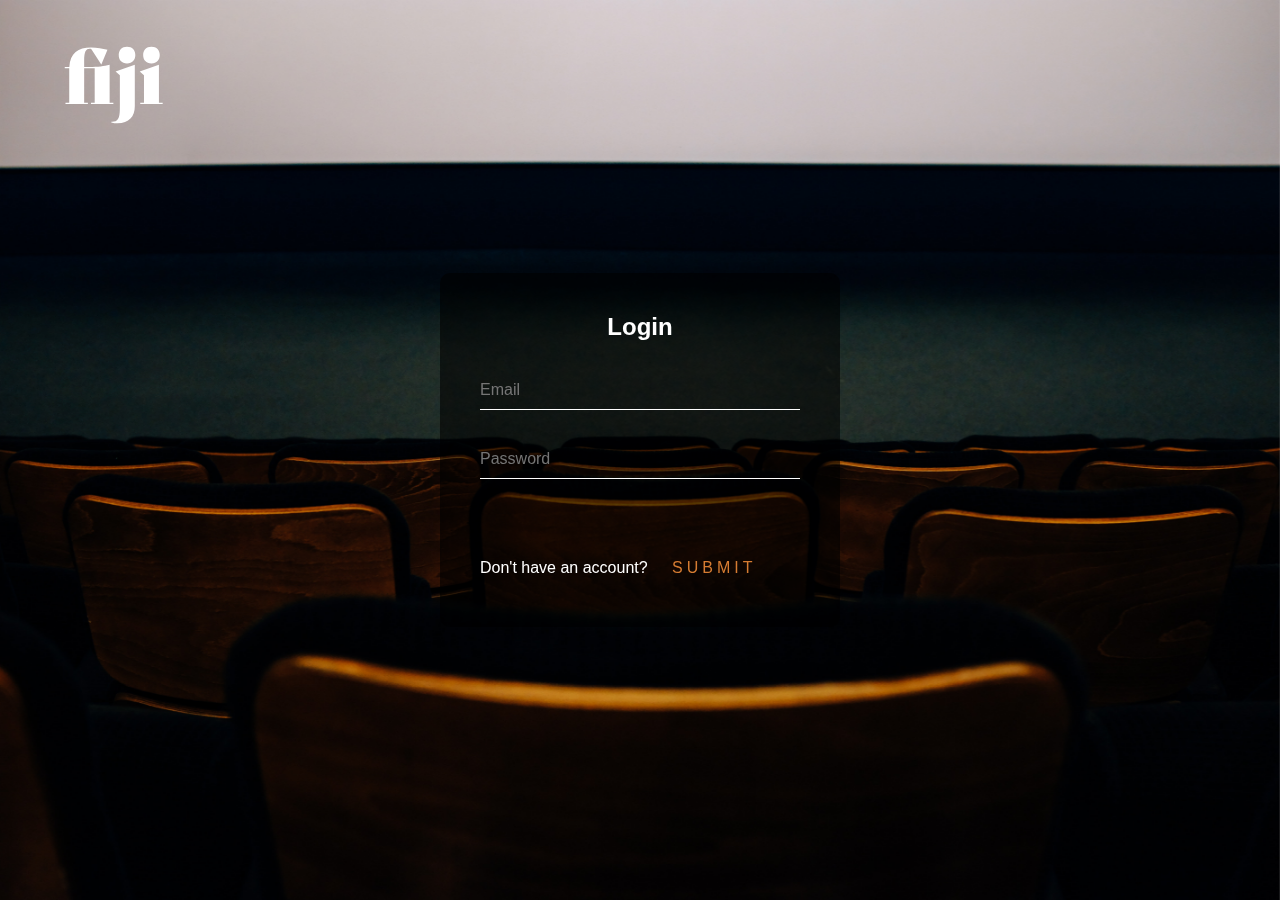
<file: login/login.html>
<!DOCTYPE html>
<html lang="en">
<head>
    <meta charset="UTF-8">
    <meta name="viewport" content="width=device-width, initial-scale=1.0">
    <title>Document</title>
    <link rel="stylesheet" href="../account.css">
</head>
<body>
    <img id="background-img" src="../asset/pexels-adrien-olichon-3709370.jpg">

    <div class="navbar">
        <div class="logo">
            <a href="../index.html">
                <img src="../asset/Untitled-1.svg" alt="">
            </a>
        </div>
    </div>

    
    <div class="account" id="login">
        <h2>Login</h2>
        <form id="login-form">
            <div class="user-box"> 
                <input type="text" name="email" id="email" placeholder="Email"
                required>
            </div>
            
            <div class="user-box">
                <input type="text" name="password" id="password" 
                placeholder="Password" required>
            </div>

            <div class="selector">
                <a href="../signup/register.html" class="account-1">
                    Don't have an account?
                </a>
                <button type="submit" class="btn">Submit</button>
            </div>
        </form>

    </div>

    <script src="./login.js"></script>
</body>
</html>
</file>
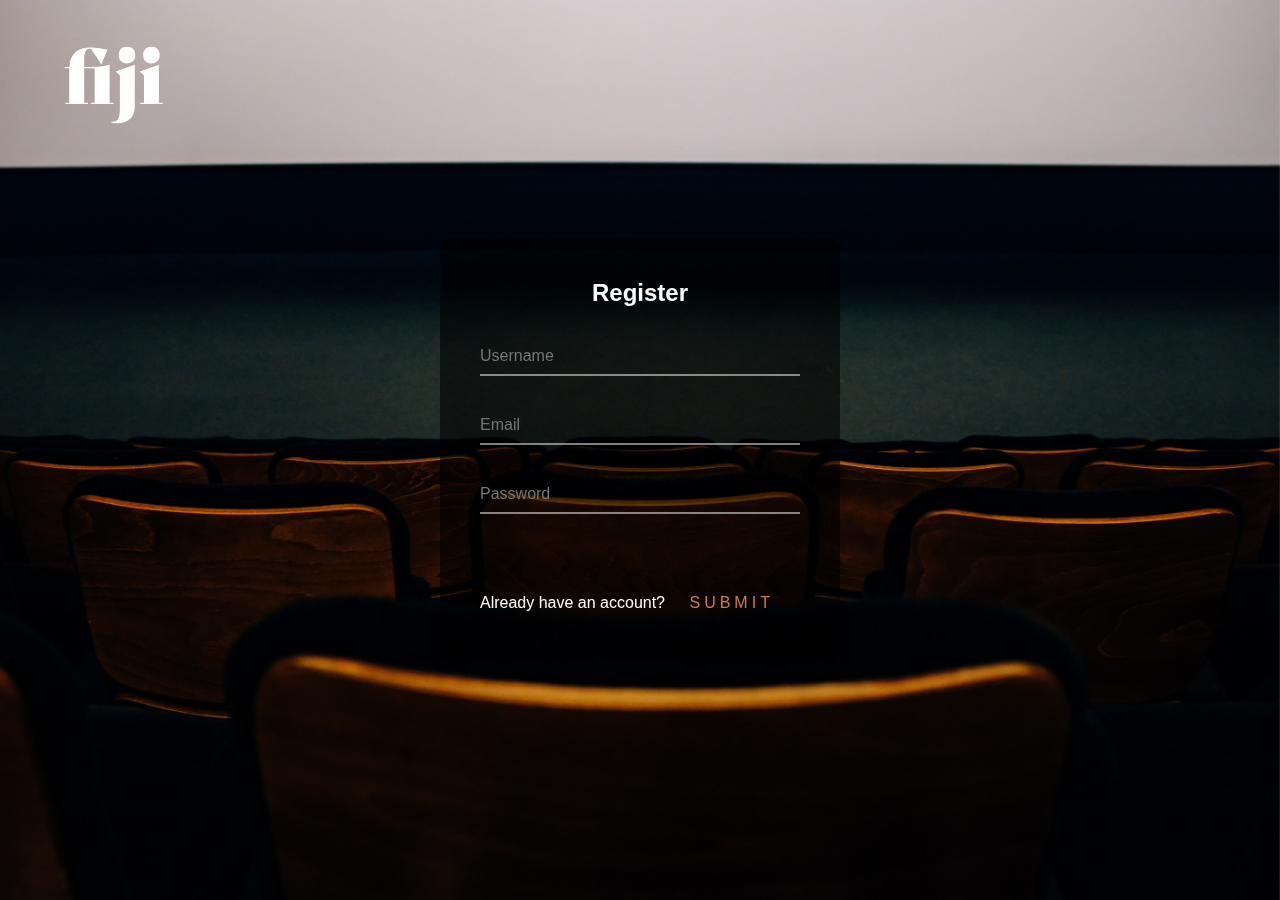
<file: signup/register.html>
<!DOCTYPE html>
<html lang="en">
<head>
    <meta charset="UTF-8">
    <meta name="viewport" content="width=device-width, initial-scale=1.0">
    <title>Document</title>
    <link rel="stylesheet" href="../account.css">
</head>
<body>
    <img id="background-img" src="../asset/pexels-adrien-olichon-3709370.jpg">
    <div class="navbar">
        <div class="logo">
            <a href="../index.html">
                <img src="../asset/Untitled-1.svg" alt="">
            </a>
        </div>
    </div>

    <div class="account" id="register">
        <h2>Register</h2>
        <form id="register-form">
            <div class="user-box">
                <input type="text" placeholder="Username">
            </div>

            <div class="user-box">
                <input type="text" name="email" id="email" placeholder="Email"
                required>
            </div>

            <div class="user-box">
                <input type="text" name="password" id="password" 
                placeholder="Password" required>
            </div>

            <div class="selector">
                <a href="../login/login.html" class="account-1">
                    Already have an account?
                </a>
                <button type="submit" class="btn">Submit</button>
            </div>
        </form>
    </div>
    
    <script src="./register.js"></script>
</body>
</html>
</file>
<file: account.css>
* {
    margin: 0;
    padding: 0;
    box-sizing: border-box;
    font-family: 'Chakra Petch', sans-serif;
}

body {
    color: white;
    font-family: "Poppins", sans-serif;
}

a {
    text-decoration: none;
    cursor: pointer;
}

img {
    width: 100%;
    object-fit: cover;
}

.logo {
    width: 100px;
    height: 100px;
}

.navbar {
    top: 0;
    width: 100%;
    display: flex;
    justify-content: space-between;
    padding: 3% 5%;
    z-index: 10;
}

.account {
    position: absolute;
    top: 50%;
    left: 50%;
    width: 400px;
    padding: 40px;
    transform: translate(-50%, -50%);
    background: rgba(0, 0, 0, .574);
    border-radius: 10px;
}

.account h2{
    margin: 0 0 30px;
    padding: 0;
    color: white;
    text-align: center;
}

.account .user-box {
    position: relative;
}

.account .user-box input {
    width: 100%;
    padding: 10px 0;
    font-size: 16px;
    color: white;
    margin-bottom: 30px;
    border: none;
    border-bottom: #fff 1px solid;
    outline: none;
    background: transparent;
}

.account form .btn {
    position: relative; 
    display: inline-block;
    padding: 10px 20px;
    font-weight: 500;
    color: #d67c32;
    font-size: 16px;
    text-decoration: none;
    text-transform: uppercase;
    overflow: hidden;
    transition: .5s;
    margin-top: 40px;
    letter-spacing: 4px;
    border-radius: 5px;
}

.account .btn:hover {
    background: #005556;
    color: #fff;
    border-radius: 5px;
    box-shadow: 0 0 5px #005556,
                0 0 25px #005556,
                0 0 50px #005556,
                0 0 100px #005556;
}

.account-1 {
    text-decoration: none;
    color: white;
}

.account:hover {
    text-decoration: underline;
}

button {
    border: none;
    cursor: pointer;
    background: none;
}

#background-img {
    width: 100vw;
    height: 100vh;
    object-fit: cover;
    position: fixed;
    left: 0;
    right: 0;
    top: 0;
    bottom: 0;
    z-index: -1;
  }
</file>
